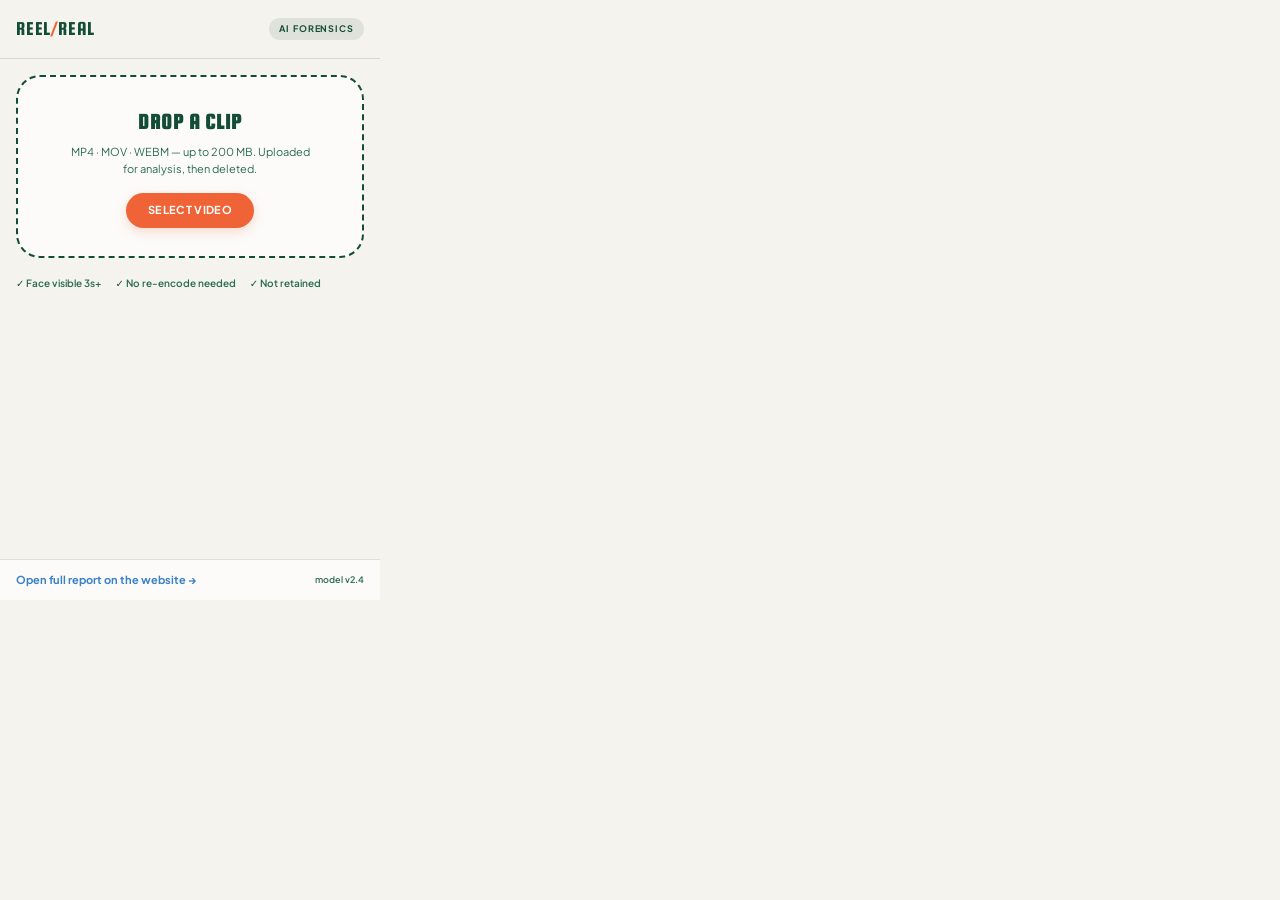
<file: extension/popup.html>
<!DOCTYPE html>
<html lang="en">
<head>
<meta charset="utf-8">
<title>REEL/REAL</title>

<!-- Remote fonts are allowed from an extension page, but they are fetched on
     every cold popup open. If you want the popup to be fully offline and leak
     nothing to Google, download these three families into extension/fonts/ and
     declare them with @font-face in popup.css. The font tokens in tokens.css
     already list local fallbacks, so the popup degrades gracefully either way. -->
<link rel="preconnect" href="https://fonts.googleapis.com">
<link rel="preconnect" href="https://fonts.gstatic.com" crossorigin>
<link href="https://fonts.googleapis.com/css2?family=Instrument+Serif:ital@0;1&family=Plus+Jakarta+Sans:wght@400;500;600;700;800&family=Squada+One&display=swap" rel="stylesheet">

<!-- Same shared token file as the website. -->
<link rel="stylesheet" href="css/tokens.css">
<link rel="stylesheet" href="popup.css">
</head>
<body>

<header class="pop-head">
  <div class="mark">REEL<span>/</span>REAL</div>
  <span class="tag">AI Forensics</span>
</header>

<main class="pop-body">

  <!-- ==================== SCREEN 1: choose a file ==================== -->
  <section class="screen on" id="screenUpload">
    <div class="drop" id="drop">
      <h3>Drop a clip</h3>
      <p>MP4 · MOV · WEBM — up to 200 MB. Uploaded for analysis, then deleted.</p>
      <button class="btn btn-sm" id="pick">Select Video</button>
      <input type="file" id="file" accept="video/*" class="sr">
    </div>

    <ul class="checks">
      <li>Face visible 3s+</li>
      <li>No re-encode needed</li>
      <li>Not retained</li>
    </ul>
  </section>

  <!-- ==================== SCREEN 2: staged + progress ==================== -->
  <section class="screen" id="screenStaged">
    <div class="staged-card glass-panel">
      <div class="file-name" id="sName">—</div>
      <div class="file-meta" id="sMeta">—</div>

      <div class="bar" id="bar"><i></i></div>
      <div class="bar-label" id="barLabel">Extracting frames…</div>

      <div class="row-actions">
        <button class="btn ghost btn-sm" id="clear">Remove</button>
        <button class="btn btn-sm" id="run">Analyze</button>
      </div>
    </div>
  </section>

  <!-- ==================== SCREEN 3: verdict ==================== -->
  <section class="screen" id="screenResult">
    <div class="verdict-card glass-panel">
      <div class="badge" id="rBadge">Likely synthetic</div>
      <div class="file-name" id="rName">—</div>
      <div class="file-meta" id="rMeta">—</div>
    </div>

    <div class="stat-grid">
      <div class="stat"><span>Score</span><strong id="rScore">0.00</strong></div>
      <div class="stat"><span>Band</span><strong id="rBand">—</strong></div>
      <div class="stat"><span>Manipulated</span><strong id="rDur">—</strong></div>
    </div>

    <div class="block">
      <h4>Timeline</h4>
      <div class="bars" id="bars"></div>
      <div class="axis"><span>0:00</span><span id="axisMid">—</span><span id="axisEnd">0:24</span></div>
      <div class="legend">
        <span><i style="background:var(--true)"></i> Authentic</span>
        <span><i style="background:var(--warn)"></i> Uncertain</span>
        <span><i style="background:var(--fake)"></i> Synthetic</span>
      </div>
    </div>

    <div class="block">
      <h4>Detected Artifacts</h4>
      <!-- Rendered from result.artifacts by popup.js — unlike the website, the
           popup has no pre-authored copy to preserve, so it builds rows itself. -->
      <div id="evidence"></div>
    </div>

    <p class="caveat">
      Calibrated band is a 90% confidence interval. Heavy re-encoding or unsigned
      media widens it.
    </p>

    <button class="btn ghost btn-sm full" id="again">Check another video</button>
  </section>

</main>

<footer class="pop-foot">
  <!-- Handoff to the website. popup.js appends the encoded result to this URL. -->
  <a href="#" id="openSite" class="site-link">Open full report on the website →</a>
  <span class="ver" id="ver">model v2.4</span>
</footer>

<!-- Identical load order to the website: shared detector first, UI second.
     No inline <script> anywhere — Manifest V3's content security policy blocks
     inline script on extension pages outright. -->
<script src="js/config.js"></script>
<script src="js/detector.js"></script>
<script src="popup.js"></script>
</body>
</html>
</file>
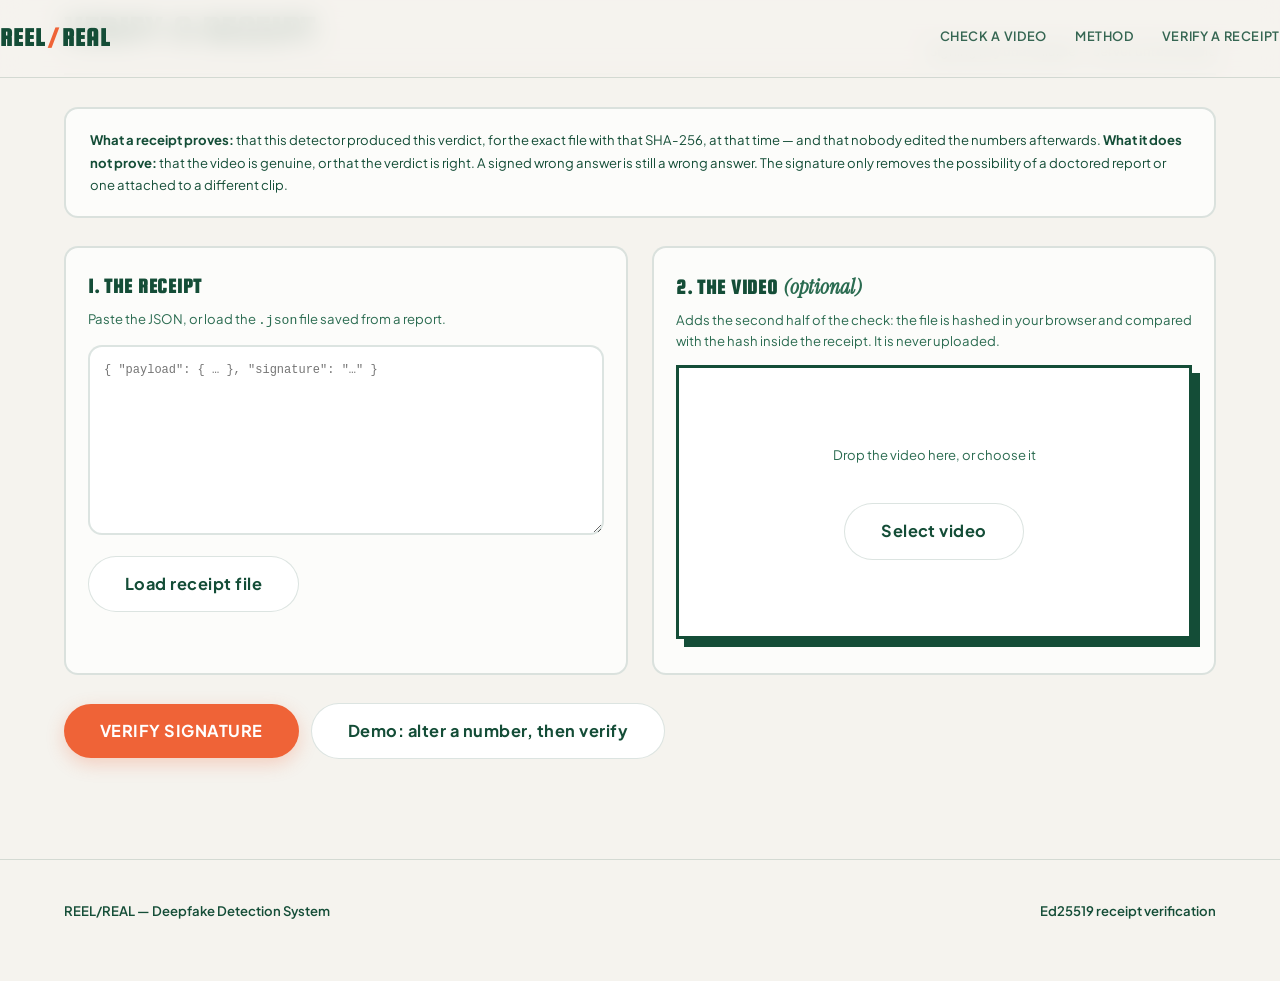
<file: site/verify.html>
<!DOCTYPE html>
<html lang="en">
<head>
<meta charset="utf-8">
<meta name="viewport" content="width=device-width, initial-scale=1">
<title>Verify a receipt — REEL/REAL</title>

<link rel="preconnect" href="https://fonts.googleapis.com">
<link rel="preconnect" href="https://fonts.gstatic.com" crossorigin>
<link href="https://fonts.googleapis.com/css2?family=Instrument+Serif:ital@0;1&family=Plus+Jakarta+Sans:wght@400;500;600;700;800&family=Squada+One&display=swap" rel="stylesheet">

<link rel="stylesheet" href="css/tokens.css">
<link rel="stylesheet" href="css/site.css">
</head>
<body>

<header class="mast">
  <div class="wrap mast-in">
    <a href="index.html" class="mark">REEL<span>/</span>REAL</a>
    <nav>
      <a href="index.html#detect">Check a video</a>
      <a href="index.html#method">Method</a>
      <a href="verify.html">Verify a receipt</a>
    </nav>
  </div>
</header>

<main>
<section class="upload">
  <div class="wrap">
    <div class="sec-head">
      <h2>Verify a receipt</h2>
      <span id="keyLine">Checking the signing key…</span>
    </div>

    <!-- The honest framing, stated before the tool rather than under it. A
         receipt binds a result to a file; it says nothing about whether the
         video is genuine. Getting this wrong would turn a verification tool
         into a false certificate of authenticity. -->
    <div class="caveat verify-intro">
      <b>What a receipt proves:</b> that this detector produced this verdict, for
      the exact file with that SHA-256, at that time — and that nobody edited the
      numbers afterwards. <b>What it does not prove:</b> that the video is
      genuine, or that the verdict is right. A signed wrong answer is still a
      wrong answer. The signature only removes the possibility of a doctored
      report or one attached to a different clip.
    </div>

    <div class="verify-grid">
      <div class="verify-cell">
        <h3>1. The receipt</h3>
        <p class="hint">Paste the JSON, or load the <code>.json</code> file saved
           from a report.</p>
        <textarea id="receiptText" spellcheck="false"
                  placeholder='{ "payload": { … }, "signature": "…" }'></textarea>
        <div class="verify-row">
          <button class="btn ghost" id="pickReceipt">Load receipt file</button>
          <input type="file" id="receiptFile" accept=".json,application/json" class="sr">
        </div>
      </div>

      <div class="verify-cell">
        <h3>2. The video <em>(optional)</em></h3>
        <p class="hint">Adds the second half of the check: the file is hashed in
           your browser and compared with the hash inside the receipt. It is
           never uploaded.</p>
        <div class="drop drop--small" id="videoDrop">
          <p id="videoName">Drop the video here, or choose it</p>
          <button class="btn ghost" id="pickVideo">Select video</button>
          <input type="file" id="videoFile" accept="video/*" class="sr">
        </div>
        <p class="hint" id="hashLine"></p>
      </div>
    </div>

    <div class="verify-row verify-actions">
      <button class="btn" id="verify">Verify signature</button>
      <button class="btn ghost" id="tamper" title="Change one number in the payload and verify again, to show the check actually bites">Demo: alter a number, then verify</button>
    </div>

    <!-- Result. Hidden until a check has actually run: an empty verdict box
         reads as a passed check. -->
    <div class="brutalist-panel verify-result" id="result">
      <div class="verdict">
        <div class="file">
          <h3 id="vTitle">—</h3>
          <p id="vReason">—</p>
        </div>
        <div class="badge" id="vBadge">—</div>
      </div>
      <div class="timeline">
        <h4>What the receipt says</h4>
        <div id="vFields"></div>
      </div>
    </div>
  </div>
</section>
</main>

<footer>
  <div class="wrap foot-in">
    <span>REEL/REAL — Deepfake Detection System</span>
    <span>Ed25519 receipt verification</span>
  </div>
</footer>

<script src="js/config.js"></script>
<script src="js/verify.js"></script>
</body>
</html>
</file>
<file: extension/css/tokens.css>
/* ============================================================================
   REEL/REAL — SHARED STYLE LAYER
   ----------------------------------------------------------------------------
   This file is the single source of visual truth for BOTH surfaces:
     site/css/tokens.css        <-- you are here (the master copy)
     extension/css/tokens.css   <-- byte-identical duplicate

   Chrome extensions cannot reach outside their own folder, so the extension
   needs its own physical copy. Edit THIS file, then copy it across. Everything
   below is surface-agnostic: design tokens plus the handful of primitives that
   genuinely look the same in a 1320px page and a 380px popup.

   Anything that is layout-specific lives in site/css/site.css or
   extension/css/popup.css instead.
   ========================================================================== */

:root {
  /* ---- Palette ---- */
  --bg-cream: #F5F3EE;
  --bg-pink: #E8C5D8;
  --forest-green: #144D37;
  --forest-dark: #0A3223;
  --accent-orange: #EF6337;
  --accent-blue: #3A82C4;
  --text-dark: #144D37;
  --text-muted: #2A6B50;

  --white: #ffffff;
  --white-trans: rgba(255, 255, 255, 0.72);
  --white-glass: rgba(255, 255, 255, 0.65);
  --green-glass: rgba(20, 77, 55, 0.05);
  --border-color: rgba(20, 77, 55, 0.15);

  /* ---- Verdict semantics ----
     These three names are the contract between the CSS and the detector's
     `severity` / timeline `label` values. Do not rename without updating
     js/detector.js. */
  --fake: #EF6337;   /* severity: bad  / label: synthetic */
  --warn: #D97706;   /* severity: warn / label: uncertain */
  --true: #144D37;   /* severity: ok   / label: authentic */

  /* ---- Type families ----
     Tokenised so the extension can swap in local fallbacks without the
     component CSS knowing anything about it. */
  --font-sans: "Plus Jakarta Sans", system-ui, -apple-system, "Segoe UI", sans-serif;
  --font-display: "Squada One", "Arial Narrow", Impact, sans-serif;
  --font-serif: "Instrument Serif", Georgia, "Times New Roman", serif;

  /* ---- Fluid type scale ----
     clamp() means the site scales with the viewport. The popup has a fixed
     380px viewport, so it lands near the bottom of every clamp automatically. */
  --step--1: clamp(.72rem, .68rem + .2vw, .82rem);
  --step-0: clamp(.9rem, .85rem + .25vw, 1.02rem);
  --step-1: clamp(1.1rem, 1rem + .45vw, 1.3rem);
  --step-2: clamp(1.6rem, 1.4rem + 1vw, 2.2rem);
  --step-3: clamp(2.4rem, 1.8rem + 3vw, 4.2rem);

  --gutter: clamp(20px, 5vw, 80px);
  --maxw: 1320px;
  --radius: 24px;
  --radius-sm: 14px;
}

/* ---- Reset / base ---- */
* { box-sizing: border-box; }
html { scroll-behavior: smooth; }

@media (prefers-reduced-motion: reduce) {
  html { scroll-behavior: auto; }
  * { animation: none !important; transition: none !important; }
}

a { color: inherit; text-decoration: none; }

/* The `hidden` attribute has to win over component styles.
   A browser's own [hidden] rule is a user-agent rule, so ANY author rule that
   sets display beats it - `.btn { display: inline-block }` was quietly
   un-hiding buttons that JavaScript had marked hidden, leaving a "Save signed
   receipt" button on a result that has no receipt. */
[hidden] { display: none !important; }
:focus-visible { outline: 2px solid var(--forest-green); outline-offset: 3px; }

/* Visually hidden but still announced by screen readers. Used for the real
   <input type="file">, which we hide behind a styled button. */
.sr {
  position: absolute; width: 1px; height: 1px;
  overflow: hidden; clip: rect(0 0 0 0); white-space: nowrap;
}

.serif { font-family: var(--font-serif); font-style: italic; }
.sans-bold { font-family: var(--font-display); text-transform: uppercase; letter-spacing: .05em; }

/* ============================================================================
   SHARED PRIMITIVES — identical on both surfaces
   ========================================================================== */

/* Frosted card. backdrop-filter needs something behind it to blur, so this
   only reads as "glass" over the cream/pink page backgrounds. */
.glass-panel {
  background: var(--white-glass);
  backdrop-filter: blur(16px);
  -webkit-backdrop-filter: blur(16px);
  border: 1px solid var(--border-color);
  border-radius: var(--radius);
  box-shadow: 0 12px 40px rgba(20, 77, 55, 0.05);
}

.btn {
  display: inline-block;
  padding: 14px 36px;
  border: none;
  border-radius: 50px;
  background: var(--accent-orange);
  color: var(--white);
  font: inherit;
  font-size: var(--step-0);
  font-weight: 700;
  cursor: pointer;
  transition: all .2s ease;
  text-transform: uppercase;
  letter-spacing: 0.03em;
  box-shadow: 0 6px 18px rgba(239, 99, 55, 0.25);
}
.btn:hover { background: #d85228; transform: translateY(-2px); box-shadow: 0 10px 22px rgba(239, 99, 55, 0.35); }
.btn.ghost {
  background: var(--white); color: var(--forest-green);
  border: 1px solid var(--border-color); box-shadow: none; text-transform: none;
}
.btn.ghost:hover { background: var(--bg-cream); transform: translateY(-2px); }
.btn[disabled] { opacity: .4; cursor: not-allowed; transform: none; }

/* Verdict pill. Defaults to "synthetic"; .clean flips it to authentic. */
.badge {
  padding: 10px 20px;
  font-size: var(--step--1);
  font-weight: 700;
  border-radius: 50px;
  border: 1px solid var(--fake);
  color: var(--fake);
  background: rgba(239, 99, 55, 0.1);
  white-space: nowrap;
  text-transform: uppercase;
  letter-spacing: 0.05em;
}
.badge.clean { border-color: var(--true); color: var(--true); background: rgba(20, 77, 55, 0.1); }

/* Status dot */
.dot { width: 8px; height: 8px; border-radius: 50%; display: inline-block; }
.dot.f { background: var(--fake); box-shadow: 0 0 8px var(--fake); }
.dot.t { background: var(--true); box-shadow: 0 0 8px var(--true); }

/* Evidence row: label on the left, detector finding on the right.
   The severity class comes straight off result.artifacts[].severity. */
.ev {
  display: flex; align-items: center; justify-content: space-between; gap: 16px;
  padding: 12px 0; border-top: 1px solid var(--border-color);
  font-size: var(--step--1);
}
.ev:first-of-type { border-top: 0; }
.ev b { font-weight: 600; color: var(--forest-green); }
.ev span { color: var(--text-muted); font-weight: 600; text-align: right; }
.ev span.flag, .ev span.warn { color: var(--warn); }
.ev span.bad { color: var(--fake); }
.ev span.ok { color: var(--true); }
/* "na" = the model does not measure this signal at all. Deliberately muted and
   italic so an unmeasured row can never be mistaken at a glance for a finding. */
.ev span.na { color: var(--text-muted); font-weight: 500; font-style: italic; opacity: .7; }

/* Per-second timeline. Each <button> is one second of video; its height is the
   synthetic score and its class is the verdict label for that second. */
.bars { display: flex; align-items: flex-end; gap: 4px; height: 100px; }
.bars button {
  flex: 1; border: 0; padding: 0; background: var(--true);
  cursor: pointer; border-radius: 4px; opacity: .85; transition: all .15s ease;
}
.bars button.w { background: var(--warn); }
.bars button.f { background: var(--fake); }
.bars button:hover { opacity: 1; transform: scaleY(1.08); }
.bars button.now { opacity: 1; box-shadow: 0 0 0 2px var(--white) inset; }

.axis {
  display: flex; justify-content: space-between; margin-top: 12px;
  font-size: var(--step--1); color: var(--text-muted); font-weight: 600;
}
.legend {
  display: flex; flex-wrap: wrap; gap: 20px; margin-top: 20px;
  font-size: var(--step--1); color: var(--text-muted); font-weight: 600;
}
.legend i { width: 10px; height: 10px; border-radius: 50%; display: inline-block; margin-right: 6px; }

/* Determinate progress bar used during analysis on both surfaces. */
.bar { height: 6px; background: rgba(20, 77, 55, 0.1); border-radius: 10px; overflow: hidden; display: none; }
.bar.on { display: block; }
.bar i { display: block; height: 100%; width: 0; background: var(--forest-green); transition: width .2s linear; }
.bar-label { margin-top: 10px; font-size: var(--step--1); color: var(--forest-green); font-weight: 600; display: none; }
.bar-label.on { display: block; }

/* Dashed upload target. .over is toggled during dragenter/dragover. */
.drop {
  border: 2px dashed var(--forest-green);
  background: var(--white-glass);
  backdrop-filter: blur(12px);
  border-radius: var(--radius);
  text-align: center;
  transition: all .2s ease;
}
.drop.over { border-color: var(--accent-orange); background: var(--white); }
</file>
<file: extension/popup.css>
/* ============================================================================
   REEL/REAL — POPUP LAYOUT
   ----------------------------------------------------------------------------
   Extension-only. Loaded after css/tokens.css, which is the same shared file
   the website uses, so every colour and font here comes from one place.

   Sizing note: a popup has no window to resize into. Chrome sizes it to the
   document, capped at 800x600. We therefore pin an explicit 380x600 box and do
   our own internal scrolling, rather than letting content dictate the size and
   watching the popup jump around between screens.
   ========================================================================== */

html, body {
  width: 380px;
  height: 600px;
  margin: 0;
  overflow: hidden;              /* the middle section scrolls, not the page */
}

body {
  background: var(--bg-cream);
  color: var(--forest-green);
  font-family: var(--font-sans);
  font-size: 13px;
  line-height: 1.5;
  -webkit-font-smoothing: antialiased;
  display: flex;
  flex-direction: column;
}

/* Fluid clamps assume a wide viewport; at 380px they all bottom out, which is
   what we want, but a couple of steps need pinning for a dense layout. */
:root { --step--1: 11px; --step-0: 13px; }

/* ---------- Header ---------- */
.pop-head {
  flex: 0 0 auto;
  display: flex; align-items: center; justify-content: space-between;
  padding: 14px 16px;
  border-bottom: 1px solid var(--border-color);
  background: rgba(245, 243, 238, 0.9);
}
.mark {
  font-family: var(--font-display);
  font-size: 20px; letter-spacing: 0.04em;
  text-transform: uppercase; color: var(--forest-green);
}
.mark span { color: var(--accent-orange); }
.tag {
  font-size: 9px; font-weight: 700; letter-spacing: .1em; text-transform: uppercase;
  padding: 4px 10px; border-radius: 50px;
  background: rgba(20, 77, 55, 0.1); color: var(--forest-green);
}

/* ---------- Scrollable middle ---------- */
.pop-body { flex: 1 1 auto; overflow-y: auto; padding: 16px; }
.pop-body::-webkit-scrollbar { width: 6px; }
.pop-body::-webkit-scrollbar-thumb { background: var(--border-color); border-radius: 10px; }

/* Screens are mutually exclusive; popup.js toggles .on. */
.screen { display: none; }
.screen.on { display: block; }

/* ---------- Screen 1: upload ---------- */
.drop { padding: 28px 16px; }
.drop h3 {
  margin: 0 0 6px;
  font-family: var(--font-display);
  font-size: 22px; letter-spacing: 0.04em; text-transform: uppercase;
  color: var(--forest-green);
}
.drop p { margin: 0 auto 16px; max-width: 30ch; color: var(--text-muted); font-size: 11px; }

.btn-sm { padding: 9px 22px; font-size: 11px; box-shadow: 0 4px 12px rgba(239, 99, 55, 0.22); }
.btn.full { width: 100%; }

.checks {
  margin: 18px 0 0; padding: 0; list-style: none;
  display: flex; flex-wrap: wrap; gap: 6px 14px;
  font-size: 10px; font-weight: 600; color: var(--text-muted);
}
.checks li::before { content: "✓ "; color: var(--true); }

/* ---------- Screen 2: staged ---------- */
.staged-card { padding: 18px; }
.file-name {
  font-size: 13px; font-weight: 700; color: var(--forest-green);
  overflow-wrap: anywhere;
}
.file-meta { font-size: 11px; color: var(--text-muted); margin-top: 2px; }
.staged-card .bar { margin-top: 16px; }
.row-actions { display: flex; gap: 8px; margin-top: 16px; }
.row-actions .btn { flex: 1; }

/* ---------- Screen 3: result ---------- */
.verdict-card { padding: 16px; text-align: center; }
.verdict-card .badge { display: inline-block; margin-bottom: 10px; padding: 7px 16px; font-size: 10px; }

.stat-grid { display: grid; grid-template-columns: repeat(3, 1fr); gap: 8px; margin-top: 12px; }
.stat {
  background: var(--white); border: 1px solid var(--border-color);
  border-radius: var(--radius-sm); padding: 10px 8px; text-align: center;
}
.stat span {
  display: block; font-size: 9px; font-weight: 700; letter-spacing: .06em;
  text-transform: uppercase; color: var(--text-muted);
}
.stat strong {
  display: block; margin-top: 2px;
  font-family: var(--font-display); font-size: 20px;
  color: var(--forest-green); letter-spacing: 0.03em;
}

.block { margin-top: 20px; }
.block h4 {
  margin: 0 0 10px;
  font-family: var(--font-display); font-size: 14px;
  letter-spacing: 0.04em; text-transform: uppercase; color: var(--forest-green);
}

/* Shorter than the site's 100px timeline, and non-interactive here: there is no
   video element in the popup to seek, so the bars are read-only indicators. */
.block .bars { height: 56px; gap: 2px; }
.block .bars button { cursor: default; }
.block .bars button:hover { transform: none; }
.axis { font-size: 9px; margin-top: 8px; }
.legend { gap: 10px; margin-top: 10px; font-size: 9px; }
.legend i { width: 7px; height: 7px; margin-right: 4px; }

.ev { padding: 9px 0; font-size: 11px; gap: 10px; }
.ev b { flex: 0 0 42%; }

.caveat {
  margin: 16px 0 18px;
  font-size: 10px; line-height: 1.6; color: var(--text-muted);
}

/* ---------- Footer ---------- */
.pop-foot {
  flex: 0 0 auto;
  display: flex; align-items: center; justify-content: space-between; gap: 8px;
  padding: 12px 16px;
  border-top: 1px solid var(--border-color);
  background: var(--white-trans);
}
.site-link {
  font-size: 11px; font-weight: 700; color: var(--accent-blue);
}
.site-link:hover { text-decoration: underline; }
.ver { font-size: 9px; color: var(--text-muted); font-weight: 600; }
</file>
<file: site/css/tokens.css>
/* ============================================================================
   REEL/REAL — SHARED STYLE LAYER
   ----------------------------------------------------------------------------
   This file is the single source of visual truth for BOTH surfaces:
     site/css/tokens.css        <-- you are here (the master copy)
     extension/css/tokens.css   <-- byte-identical duplicate

   Chrome extensions cannot reach outside their own folder, so the extension
   needs its own physical copy. Edit THIS file, then copy it across. Everything
   below is surface-agnostic: design tokens plus the handful of primitives that
   genuinely look the same in a 1320px page and a 380px popup.

   Anything that is layout-specific lives in site/css/site.css or
   extension/css/popup.css instead.
   ========================================================================== */

:root {
  /* ---- Palette ---- */
  --bg-cream: #F5F3EE;
  --bg-pink: #E8C5D8;
  --forest-green: #144D37;
  --forest-dark: #0A3223;
  --accent-orange: #EF6337;
  --accent-blue: #3A82C4;
  --text-dark: #144D37;
  --text-muted: #2A6B50;

  --white: #ffffff;
  --white-trans: rgba(255, 255, 255, 0.72);
  --white-glass: rgba(255, 255, 255, 0.65);
  --green-glass: rgba(20, 77, 55, 0.05);
  --border-color: rgba(20, 77, 55, 0.15);

  /* ---- Verdict semantics ----
     These three names are the contract between the CSS and the detector's
     `severity` / timeline `label` values. Do not rename without updating
     js/detector.js. */
  --fake: #EF6337;   /* severity: bad  / label: synthetic */
  --warn: #D97706;   /* severity: warn / label: uncertain */
  --true: #144D37;   /* severity: ok   / label: authentic */

  /* ---- Type families ----
     Tokenised so the extension can swap in local fallbacks without the
     component CSS knowing anything about it. */
  --font-sans: "Plus Jakarta Sans", system-ui, -apple-system, "Segoe UI", sans-serif;
  --font-display: "Squada One", "Arial Narrow", Impact, sans-serif;
  --font-serif: "Instrument Serif", Georgia, "Times New Roman", serif;

  /* ---- Fluid type scale ----
     clamp() means the site scales with the viewport. The popup has a fixed
     380px viewport, so it lands near the bottom of every clamp automatically. */
  --step--1: clamp(.72rem, .68rem + .2vw, .82rem);
  --step-0: clamp(.9rem, .85rem + .25vw, 1.02rem);
  --step-1: clamp(1.1rem, 1rem + .45vw, 1.3rem);
  --step-2: clamp(1.6rem, 1.4rem + 1vw, 2.2rem);
  --step-3: clamp(2.4rem, 1.8rem + 3vw, 4.2rem);

  --gutter: clamp(20px, 5vw, 80px);
  --maxw: 1320px;
  --radius: 24px;
  --radius-sm: 14px;
}

/* ---- Reset / base ---- */
* { box-sizing: border-box; }
html { scroll-behavior: smooth; }

@media (prefers-reduced-motion: reduce) {
  html { scroll-behavior: auto; }
  * { animation: none !important; transition: none !important; }
}

a { color: inherit; text-decoration: none; }

/* The `hidden` attribute has to win over component styles.
   A browser's own [hidden] rule is a user-agent rule, so ANY author rule that
   sets display beats it - `.btn { display: inline-block }` was quietly
   un-hiding buttons that JavaScript had marked hidden, leaving a "Save signed
   receipt" button on a result that has no receipt. */
[hidden] { display: none !important; }
:focus-visible { outline: 2px solid var(--forest-green); outline-offset: 3px; }

/* Visually hidden but still announced by screen readers. Used for the real
   <input type="file">, which we hide behind a styled button. */
.sr {
  position: absolute; width: 1px; height: 1px;
  overflow: hidden; clip: rect(0 0 0 0); white-space: nowrap;
}

.serif { font-family: var(--font-serif); font-style: italic; }
.sans-bold { font-family: var(--font-display); text-transform: uppercase; letter-spacing: .05em; }

/* ============================================================================
   SHARED PRIMITIVES — identical on both surfaces
   ========================================================================== */

/* Frosted card. backdrop-filter needs something behind it to blur, so this
   only reads as "glass" over the cream/pink page backgrounds. */
.glass-panel {
  background: var(--white-glass);
  backdrop-filter: blur(16px);
  -webkit-backdrop-filter: blur(16px);
  border: 1px solid var(--border-color);
  border-radius: var(--radius);
  box-shadow: 0 12px 40px rgba(20, 77, 55, 0.05);
}

/* Brutalist card alternative */
.brutalist-panel {
  background: var(--white);
  border: 3px solid var(--forest-green);
  border-radius: 0;
  box-shadow: 8px 8px 0 var(--forest-green);
  position: relative;
}

.btn {
  display: inline-block;
  padding: 14px 36px;
  border: none;
  border-radius: 50px;
  background: var(--accent-orange);
  color: var(--white);
  font: inherit;
  font-size: var(--step-0);
  font-weight: 700;
  cursor: pointer;
  transition: all .2s ease;
  text-transform: uppercase;
  letter-spacing: 0.03em;
  box-shadow: 0 6px 18px rgba(239, 99, 55, 0.25);
}
.btn:hover { background: #d85228; transform: translateY(-2px); box-shadow: 0 10px 22px rgba(239, 99, 55, 0.35); }
.btn.ghost {
  background: var(--white); color: var(--forest-green);
  border: 1px solid var(--border-color); box-shadow: none; text-transform: none;
}
.btn.ghost:hover { background: var(--bg-cream); transform: translateY(-2px); }
.btn[disabled] { opacity: .4; cursor: not-allowed; transform: none; }

/* Verdict pill. Defaults to "synthetic"; .clean flips it to authentic. */
.badge {
  padding: 10px 20px;
  font-size: var(--step--1);
  font-weight: 700;
  border-radius: 50px;
  border: 1px solid var(--fake);
  color: var(--fake);
  background: rgba(239, 99, 55, 0.1);
  white-space: nowrap;
  text-transform: uppercase;
  letter-spacing: 0.05em;
}
.badge.clean { border-color: var(--true); color: var(--true); background: rgba(20, 77, 55, 0.1); }

/* Status dot */
.dot { width: 8px; height: 8px; border-radius: 50%; display: inline-block; }
.dot.f { background: var(--fake); box-shadow: 0 0 8px var(--fake); }
.dot.t { background: var(--true); box-shadow: 0 0 8px var(--true); }

/* Evidence row: label on the left, detector finding on the right.
   The severity class comes straight off result.artifacts[].severity. */
.ev {
  display: flex; align-items: center; justify-content: space-between; gap: 16px;
  padding: 12px 0; border-top: 1px solid var(--border-color);
  font-size: var(--step--1);
}
.ev:first-of-type { border-top: 0; }
.ev b { font-weight: 600; color: var(--forest-green); }
.ev span { color: var(--text-muted); font-weight: 600; text-align: right; }
.ev span.flag, .ev span.warn { color: var(--warn); }
.ev span.bad { color: var(--fake); }
.ev span.ok { color: var(--true); }
/* "na" = the model does not measure this signal at all. Deliberately muted and
   italic so an unmeasured row can never be mistaken at a glance for a finding. */
.ev span.na { color: var(--text-muted); font-weight: 500; font-style: italic; opacity: .7; }

/* Per-second timeline. Each <button> is one second of video; its height is the
   synthetic score and its class is the verdict label for that second. */
.bars { display: flex; align-items: flex-end; gap: 4px; height: 100px; }
.bars button {
  flex: 1; border: 0; padding: 0; background: var(--true);
  cursor: pointer; border-radius: 4px; opacity: .85; transition: all .15s ease;
}
.bars button.w { background: var(--warn); }
.bars button.f { background: var(--fake); }
.bars button:hover { opacity: 1; transform: scaleY(1.08); }
.bars button.now { opacity: 1; box-shadow: 0 0 0 2px var(--white) inset; }

.axis {
  display: flex; justify-content: space-between; margin-top: 12px;
  font-size: var(--step--1); color: var(--text-muted); font-weight: 600;
}
.legend {
  display: flex; flex-wrap: wrap; gap: 20px; margin-top: 20px;
  font-size: var(--step--1); color: var(--text-muted); font-weight: 600;
}
.legend i { width: 10px; height: 10px; border-radius: 50%; display: inline-block; margin-right: 6px; }

/* Determinate progress bar used during analysis on both surfaces. */
.bar { height: 6px; background: rgba(20, 77, 55, 0.1); border-radius: 10px; overflow: hidden; display: none; }
.bar.on { display: block; }
.bar i { display: block; height: 100%; width: 0; background: var(--forest-green); transition: width .2s linear; }
.bar-label { margin-top: 10px; font-size: var(--step--1); color: var(--forest-green); font-weight: 600; display: none; }
.bar-label.on { display: block; }

/* Dashed upload target. .over is toggled during dragenter/dragover. */
.drop {
  border: 3px solid var(--forest-green);
  background: var(--white);
  backdrop-filter: none;
  -webkit-backdrop-filter: none;
  border-radius: 0;
  text-align: center;
  transition: transform 0.2s ease, box-shadow 0.2s ease;
  box-shadow: 8px 8px 0 var(--forest-green);
  position: relative;
  overflow: hidden;
}
.drop::before {
  content: "";
  position: absolute;
  top: 0; left: -100%;
  width: 100%; height: 100%;
  background: linear-gradient(120deg, transparent, rgba(239, 99, 55, 0.06), transparent);
  transition: all 0.5s;
}
.drop:hover::before { left: 100%; }
.drop:hover {
  transform: translate(-3px, -3px);
  box-shadow: 11px 11px 0 var(--forest-green);
}
.drop.over {
  border-color: var(--accent-orange);
  background: var(--white);
  box-shadow: 8px 8px 0 var(--accent-orange);
}
</file>
<file: site/css/site.css>
/* ============================================================================
   REEL/REAL — WEBSITE LAYOUT
   ----------------------------------------------------------------------------
   Website-only styles. Loaded AFTER tokens.css, which supplies every colour,
   font family, size step and shared primitive used below.

   Nothing in this file is duplicated into the extension: a fixed masthead,
   100vh hero and 3-up grids are meaningless in a 380px popup.
   ========================================================================== */

/* ============================================================================
   EFFECTS — glitch headline, ticker, scan-line, typewriter
   ========================================================================== */

/* --- Ticker marquee --- */
.ticker-wrap {
  overflow: hidden;
  background: var(--forest-green);
  border-top: 3px solid var(--forest-green);
  border-bottom: 3px solid var(--forest-green);
  padding: 12px 0;
  white-space: nowrap;
}
@keyframes ticker-scroll {
  from { transform: translateX(0); }
  to   { transform: translateX(-50%); }
}
.ticker-track {
  display: inline-block;
  animation: ticker-scroll 22s linear infinite;
}
.ticker-item {
  display: inline-block;
  font-family: var(--font-display);
  font-size: var(--step--1);
  letter-spacing: 0.08em;
  text-transform: uppercase;
  color: var(--bg-cream);
  padding: 0 28px;
}
.ticker-sep {
  display: inline-block;
  color: var(--accent-orange);
  padding: 0 4px;
}

/* --- Forensic scan line --- */
@keyframes scan-sweep {
  0%   { top: 0%;    opacity: 1; }
  90%  { top: 100%;  opacity: 1; }
  100% { top: 100%;  opacity: 0; }
}
.scan-line {
  display: none;
  position: absolute;
  left: 0; right: 0;
  height: 2px;
  background: linear-gradient(90deg, transparent, var(--forest-green), var(--accent-orange), var(--forest-green), transparent);
  z-index: 2;
  pointer-events: none;
  box-shadow: 0 0 8px var(--accent-orange);
}
.staged-preview.scanning .scan-line {
  display: block;
  animation: scan-sweep 1.8s ease-in-out infinite;
}

/* --- Typewriter cursor --- */
@keyframes blink {
  0%,100% { opacity: 1; }
  50%      { opacity: 0; }
}
.typewriter-cursor {
  display: inline-block;
  width: 2px; height: 1em;
  background: var(--accent-orange);
  margin-left: 3px;
  vertical-align: text-bottom;
  animation: blink 0.75s step-end infinite;
}

body {
  margin: 0;
  background-color: var(--bg-cream);
  color: var(--forest-green);
  font-family: var(--font-sans);
  font-size: var(--step-0);
  line-height: 1.6;
  -webkit-font-smoothing: antialiased;
  min-height: 100vh;
}

.wrap { max-width: var(--maxw); margin: 0 auto; padding-inline: var(--gutter); }

/* ---------- Masthead ---------- */
/* The masthead is fixed, so an anchor jump would otherwise scroll a section's
   heading underneath it and leave the body copy as the first visible thing.
   scroll-padding-top holds every #anchor landing clear of the bar - measured
   header height is 78px, plus breathing room. */
html { scroll-padding-top: 96px; }

.mast {
  position: fixed; top: 0; left: 0; right: 0; z-index: 40;
  backdrop-filter: blur(12px); -webkit-backdrop-filter: blur(12px);
  background: rgba(245, 243, 238, 0.85);
  border-bottom: 1px solid var(--border-color);
}
.mast-in {
  display: flex; align-items: center; justify-content: space-between;
  padding: 18px 0; font-size: var(--step--1); font-weight: 600; letter-spacing: .05em;
}
.mark {
  font-family: var(--font-display);
  font-size: clamp(1.4rem, 2vw, 1.8rem); color: var(--forest-green);
  letter-spacing: 0.04em; text-transform: uppercase;
  display: flex; align-items: center; gap: 4px;
}
.mark span { color: var(--accent-orange); }
.mast nav { display: flex; gap: 28px; }
.mast nav a {
  color: var(--forest-green); opacity: 0.85; transition: opacity .2s, transform .2s;
  position: relative; padding-bottom: 4px; font-weight: 600;
  text-transform: uppercase; font-size: 0.8rem; letter-spacing: 0.05em;
}
.mast nav a:hover { opacity: 1; transform: translateY(-1px); }
@media (max-width: 760px) { .mast nav { display: none; } }

/* ---------- Hero ---------- */
.hero {
  min-height: 100vh;
  display: flex; align-items: center; justify-content: center;
  padding: 120px 0 60px; position: relative;
  background: var(--bg-cream);
}
.hero-grid {
  display: grid; grid-template-columns: 1.1fr 0.9fr; gap: 48px;
  align-items: center; width: 100%;
}
@media (max-width: 960px) {
  .hero-grid { grid-template-columns: 1fr; gap: 40px; text-align: center; }
}

.hero-text { display: flex; flex-direction: column; gap: 18px; }
.hero-tag {
  display: inline-block; align-self: flex-start;
  padding: 6px 16px; background: rgba(20, 77, 55, 0.1); color: var(--forest-green);
  border-radius: 50px; font-size: var(--step--1); font-weight: 700;
  letter-spacing: .08em; text-transform: uppercase;
}
@media (max-width: 960px) { .hero-tag { align-self: center; } }

.title {
  margin: 0;
  font-family: var(--font-display);
  font-size: clamp(3.2rem, 6.5vw, 5.8rem);
  line-height: 0.92;
  color: var(--forest-green);
  letter-spacing: 0.04em;
  text-transform: uppercase;
}
/* The italic serif second line is the one deliberate break from the display
   face — it carries the whole "editorial" feel of the brand. */
.title span {
  font-family: var(--font-serif);
  font-style: italic;
  font-weight: 400;
  text-transform: none;
  color: var(--accent-orange);
  display: block;
  letter-spacing: normal;
  font-size: 0.85em;
  margin-top: 4px;
}

.sub {
  margin: 0; color: var(--text-muted); font-size: var(--step-0);
  line-height: 1.7; max-width: 52ch; font-weight: 400;
}

/* ---------- Hero video pair (phone mockups, 9:16 reel format) ---------- */
.pair-wrapper { position: relative; width: 100%; max-width: 520px; margin: 0 auto; }
.pair {
  display: grid; grid-template-columns: 1fr 1fr; gap: 24px;
  position: relative; align-items: center;
}
.vs-badge {
  position: absolute; top: 50%; left: 50%; transform: translate(-50%, -50%);
  z-index: 10; width: 48px; height: 48px; background: var(--accent-orange);
  color: var(--white); font-family: var(--font-display); font-size: 1.1rem;
  letter-spacing: 0.05em; border-radius: 50%; display: grid; place-content: center;
  box-shadow: 0 6px 20px rgba(239, 99, 55, 0.3); border: 2px solid var(--bg-cream);
}

/* Phone mockup frame */
.phone-frame {
  position: relative;
  display: flex;
  justify-content: center;
  border: 4px solid var(--forest-green);
  border-radius: 28px;
  background: var(--bg-cream);
  box-shadow: 6px 6px 0 var(--forest-green);
  padding: 6px;
  transition: transform 0.2s ease, box-shadow 0.2s ease;
}
.phone-frame:hover {
  transform: translate(-3px, -3px);
  box-shadow: 9px 9px 0 var(--forest-green);
}
.phone-frame:active {
  transform: translate(3px, 3px);
  box-shadow: none;
}

/* Notch at top center */
.phone-notch {
  position: absolute;
  top: 0;
  left: 50%;
  transform: translateX(-50%);
  z-index: 5;
  width: 4.5rem;
  height: 0.5rem;
  background: var(--forest-green);
  border: 1px solid var(--forest-green);
  border-radius: 0 0 10px 10px;
}

/* Side buttons (power + volume) */
.phone-btn {
  position: absolute;
  right: -10px;
  border: 4px solid var(--forest-green);
  border-radius: 4px;
  background: none;
}
.phone-btn--power { top: 3.5rem; height: 1.75rem; }
.phone-btn--vol { top: 6.5rem; height: 2.5rem; }

.slot {
  position: relative; background: var(--forest-dark); aspect-ratio: 9/16;
  border-radius: 22px; overflow: hidden;
  width: 100%;
}
.slot:hover { transform: none; }
.slot video { width: 100%; height: 100%; object-fit: cover; display: block; }
/* Placeholder shown until the video's first frame decodes — and left in place
   permanently if assets/reel.mp4 and assets/real.mp4 are missing. */
.slot .ghost {
  position: absolute; inset: 0;
  display: flex; flex-direction: column; align-items: center; justify-content: center;
  gap: 6px; text-align: center; color: var(--white);
  background: var(--forest-green);
  font-size: var(--step--1); padding: 12px;
}
.slot .ghost b { display: block; font-size: var(--step-0); font-family: var(--font-display); letter-spacing: 0.05em; }

.slot-tag {
  position: absolute; left: 10px; bottom: 10px; display: flex;
  align-items: center; gap: 6px; padding: 6px 12px; background: rgba(255, 255, 255, 0.9);
  backdrop-filter: blur(8px); border-radius: 50px;
  font-size: clamp(.6rem, .55rem + .18vw, .7rem);
  font-weight: 700; color: var(--forest-green); text-transform: uppercase; letter-spacing: 0.03em;
}

.pair-note {
  display: flex; justify-content: space-between; gap: 16px; margin-top: 16px;
  font-size: var(--step--1); color: var(--text-muted); font-weight: 600;
}

/* ---------- Statement ---------- */
.statement { padding: 60px 0 80px; text-align: center; }
.statement p {
  margin: 0 auto; max-width: 68ch; font-size: var(--step-1);
  line-height: 1.6; color: var(--forest-green); font-weight: 600;
}
.statement small { display: block; margin-top: 14px; color: var(--text-muted); font-size: var(--step-0); }

/* ---------- Section headers ---------- */
.sec-head {
  display: flex; align-items: flex-end; justify-content: space-between; gap: 20px;
  margin-bottom: 32px; border-bottom: 2px solid var(--border-color); padding-bottom: 12px;
}
.sec-head h2 {
  margin: 0;
  font-family: var(--font-display);
  font-size: clamp(2rem, 3vw, 2.8rem);
  color: var(--forest-green);
  letter-spacing: 0.04em;
  text-transform: uppercase;
}
.sec-head span { font-size: var(--step--1); color: var(--text-muted); font-weight: 600; }

/* ---------- Upload ---------- */
.upload { padding-bottom: 100px; }
.upload .drop { padding: clamp(40px, 6vw, 80px) 24px; }
.drop h3 {
  margin: 0 0 10px;
  font-family: var(--font-display);
  color: var(--forest-green);
  font-size: clamp(1.8rem, 2.5vw, 2.4rem);
  letter-spacing: 0.04em;
  text-transform: uppercase;
}
.drop p { margin: 0 auto; max-width: 50ch; color: var(--text-muted); font-size: var(--step-0); }
.drop .btn { margin-top: 24px; }

.limits {
  display: flex; flex-wrap: wrap; gap: 16px; justify-content: center;
  margin-top: 24px; font-size: var(--step--1); color: var(--text-muted); font-weight: 600;
}

/* Staged file panel — appears once a file is chosen. */
.staged {
  margin-top: 24px; display: none; padding: 24px;
  border: 3px solid var(--forest-green);
  border-radius: 0;
  box-shadow: 8px 8px 0 var(--forest-green);
  background: var(--white);
  backdrop-filter: none;
  -webkit-backdrop-filter: none;
}
.staged.on { display: block; }
.staged-row { display: flex; align-items: center; gap: 16px; flex-wrap: wrap; }
.staged-row .name { font-size: var(--step-0); font-weight: 700; color: var(--forest-green); }
.staged-row .meta { color: var(--text-muted); font-size: var(--step--1); }
.staged-row .grow { margin-left: auto; display: flex; gap: 12px; }
.staged .bar { margin-top: 18px; }

/* Hidden until stageFile() has a blob to play. Results imported from the
   extension have no playable file, so this stays collapsed there. */
.staged-preview { display: none; margin-top: 18px; }
.staged-preview.on { display: block; }
.staged-preview video {
  display: block; width: 100%; max-height: 320px;
  background: #000; border-radius: 0;
  object-fit: contain;                 /* letterbox rather than crop or stretch */
}

/* ---------- Report ---------- */
.report { display: none; padding-bottom: 100px; }
.report.on { display: block; }

.verdict {
  display: flex; align-items: center; justify-content: space-between; gap: 20px;
  flex-wrap: wrap; padding: 28px; border-bottom: 1px solid var(--border-color);
}
.verdict .file h3 {
  margin: 0;
  font-family: var(--font-display);
  font-size: var(--step-2);
  letter-spacing: 0.03em;
  text-transform: uppercase;
  color: var(--forest-green);
  overflow-wrap: anywhere;
}
.verdict .file p { margin: 4px 0 0; color: var(--text-muted); font-size: var(--step--1); }

.stats { display: grid; grid-template-columns: repeat(3, 1fr); gap: 16px; padding: 24px; }
@media (max-width: 720px) { .stats { grid-template-columns: 1fr; } }
.stat span { display: block; color: var(--text-muted); font-size: var(--step--1); font-weight: 600; }
.stat strong {
  display: block; margin-top: 6px;
  font-family: var(--font-display);
  font-size: clamp(2rem, 3vw, 2.6rem);
  color: var(--forest-green);
  letter-spacing: 0.04em;
}

/* The evidence panel used to sit beside the player in a 2-column grid. With
   that panel gone the player is the only child, so it is centred and capped
   rather than stretched to the full report width. */
.viewer { display: block; padding: 24px; }

.viewer-video {
  background: #000; border-radius: 16px; overflow: hidden;
  position: relative; display: flex; align-items: center;
  width: 100%; max-width: 560px; margin-inline: auto;
  aspect-ratio: 16 / 9;                /* holds the box open before a clip loads */
}
.viewer-video video { width: 100%; height: 100%; object-fit: contain; }
.viewer-video .ghost {
  position: absolute; inset: 0; display: grid; place-content: center;
  color: var(--white); font-size: var(--step--1); background: var(--forest-green);
  text-align: center; padding: 20px;
}

.timeline { padding: 28px; }
.timeline h4 {
  margin: 0 0 4px;
  font-family: var(--font-display);
  font-size: var(--step-1);
  color: var(--forest-green);
  letter-spacing: 0.04em;
  text-transform: uppercase;
}
.timeline .hint { margin: 0 0 20px; font-size: var(--step--1); color: var(--text-muted); }

/* Headline + guidance panel: shown only for real (server) results. */
.report-headline {
  padding: 20px 28px 4px;
  border-bottom: 1px solid var(--border-color);
}
.report-headline .headline-text {
  margin: 0 0 6px;
  font-family: var(--font-sans);
  font-size: var(--step-1);
  font-weight: 700;
  color: var(--forest-green);
  line-height: 1.4;
}
.report-headline .guidance-text {
  margin: 0;
  font-size: var(--step--1);
  color: var(--text-muted);
  line-height: 1.6;
}

/* ---------- Verdict state skins ----------
   The report deliberately looks different in all three states, so that
   "measured and nothing was found" is never mistaken for a weak flag or for a
   check that did not run. app.js sets exactly one of these classes on the
   panel. The default (no class) is the flagged look already defined above. */

/* Measured, nothing found: a soft green wash and a green rule. */
.brutalist-panel.state-clean {
  background: linear-gradient(180deg, rgba(20, 77, 55, 0.07) 0%, var(--white) 260px);
  border-color: var(--true);
  box-shadow: 8px 8px 0 var(--true);
}

/* Not enough evidence to judge: deliberately unresolved. A dashed border
   says "no call was made" in a way a colour alone cannot. */
.brutalist-panel.state-unknown {
  background: var(--white);
  border-style: dashed;
  border-color: var(--text-muted);
  box-shadow: 8px 8px 0 rgba(42, 107, 80, 0.35);
}

/* The clean-result line. Hidden unless app.js opts it in, because it is a
   statement about a result and must never appear over a missing one. */
.clean-note {
  display: none;
  margin: 0;
  padding: 22px 28px 4px;
  font-size: var(--step-1);
  color: var(--true);
  line-height: 1.5;
}
.clean-note::before {
  content: "✓";
  font-family: var(--font-sans);
  font-style: normal;
  font-weight: 800;
  margin-right: 10px;
  display: inline-grid;
  place-content: center;
  width: 1.5em; height: 1.5em;
  vertical-align: -.35em;
  border-radius: 50%;
  background: var(--true);
  color: var(--white);
  font-size: .62em;
}
.brutalist-panel.state-clean .clean-note { display: block; }

/* Evidence sentences list — pinned-note styling. Each sentence is written by
   the pipeline from a real number, so they are presented as individual
   findings rather than as one run of prose. */
.evidence-list {
  counter-reset: evidence-item;
  margin: 0;
  padding: 0;
  list-style: none;
  display: flex;
  flex-direction: column;
  gap: 12px;
}
.evidence-list li {
  counter-increment: evidence-item;
  position: relative;
  padding: 13px 18px 13px 52px;
  font-size: var(--step--1);
  color: var(--forest-green);
  line-height: 1.6;
  background: var(--white);
  border: 2px solid var(--forest-green);
  border-radius: var(--radius-sm);
  box-shadow: 3px 3px 0 rgba(20, 77, 55, 0.18);
}
/* These cards were tilted a fraction of a degree each, alternating, to read as
   hand-pinned notes. At full width against a straight page edge that does not
   read as charm - it reads as a layout that has slipped. Straight. */

/* Each sentence is numbered. The number comes from a CSS counter rather than
   from the markup, so app.js still writes plain <li> text and the digits are
   never part of the sentence a screen reader announces - the <ol> already
   conveys the ordering to assistive tech.

   This was a magnifier glyph until the CSS hex escape for it turned into a
   control character in transit and rendered as five stray characters. A digit
   cannot fail that way, and it carries more meaning than the icon did. */
.evidence-list li::before {
  content: counter(evidence-item);
  position: absolute;
  /* Centred on the first line of text: 12px card padding + half a 1.6 line. */
  left: 14px; top: 12px;
  width: 26px; height: 26px;
  display: grid; place-content: center;
  font-family: var(--font-display);
  font-size: 14px;
  line-height: 1;
  color: var(--forest-green);
  background: var(--bg-cream);
  border: 2px solid var(--forest-green);
  border-radius: 50%;
}
.brutalist-panel.state-clean .evidence-list li { border-color: var(--true); }

.caveat { padding: 24px; color: var(--forest-green); font-size: var(--step--1); line-height: 1.7; }

.report-actions { display: flex; gap: 16px; margin-top: 28px; flex-wrap: wrap; }

/* Banner shown only when a report arrived from the Chrome extension via the
   URL fragment. Hidden by default; app.js adds .on. */
.handoff-note {
  display: none; margin-bottom: 20px; padding: 14px 20px;
  border-radius: var(--radius-sm);
  background: rgba(58, 130, 196, 0.12);
  border: 1px solid rgba(58, 130, 196, 0.35);
  color: var(--forest-green); font-size: var(--step--1); font-weight: 600;
}
.handoff-note.on { display: block; }

/* ---------- Themed section wrappers ---------- */
.pink-theme-section { background-color: var(--bg-pink); padding: 80px 0; }

.method { padding-bottom: 60px; }
.method-grid { display: grid; grid-template-columns: repeat(3, 1fr); gap: 28px; }
@media (max-width: 820px) { .method-grid { grid-template-columns: 1fr; } }

.cell {
  padding: 1.5rem 1.4rem;
  background-color: var(--white);
  border: 3px solid var(--forest-green);
  border-radius: 0;
  box-shadow: 8px 8px 0 var(--forest-green);
  position: relative;
  transition: transform 0.2s ease, box-shadow 0.2s ease;
  overflow: hidden;
  /* Override glass-panel on these cards */
  backdrop-filter: none;
  -webkit-backdrop-filter: none;
}
.cell::before {
  content: "";
  position: absolute;
  top: 0; left: -100%;
  width: 100%; height: 100%;
  background: linear-gradient(120deg, transparent, rgba(239, 99, 55, 0.08), transparent);
  transition: all 0.5s;
}
.cell:hover::before { left: 100%; }
.cell:hover {
  transform: translate(-3px, -3px);
  box-shadow: 11px 11px 0 var(--forest-green);
}
.cell:active {
  transform: translate(4px, 4px);
  box-shadow: none;
}
.cell h3 {
  margin: 0 0 12px;
  font-family: var(--font-display);
  color: var(--forest-green);
  font-size: clamp(1.4rem, 2vw, 1.8rem);
  letter-spacing: 0.04em;
  text-transform: uppercase;
  font-weight: 900;
  border-bottom: 2px solid var(--forest-green);
  padding-bottom: 10px;
}
.cell p { margin: 0; color: var(--forest-green); font-size: var(--step--1); line-height: 1.7; font-weight: 600; }

.dark-theme-section {
  background-color: var(--forest-green);
  color: var(--bg-cream);
  padding: 80px 0;
}
.dark-theme-section .sec-head { border-bottom-color: rgba(255, 255, 255, 0.2); }
.dark-theme-section .sec-head h2 { color: var(--bg-cream); }
.dark-theme-section .sec-head span { color: var(--bg-pink); }
.dark-theme-section .cell {
  background-color: var(--forest-dark);
  border-color: var(--bg-cream);
  box-shadow: 8px 8px 0 rgba(245, 243, 238, 0.35);
}
.dark-theme-section .cell:hover {
  box-shadow: 11px 11px 0 rgba(245, 243, 238, 0.45);
}
.dark-theme-section .cell h3 { color: var(--bg-cream); border-bottom-color: rgba(245, 243, 238, 0.3); }
.dark-theme-section .cell p { color: rgba(245, 243, 238, 0.8); }

/* ---------- Footer ---------- */
footer {
  border-top: 1px solid var(--border-color); padding: 40px 0 60px;
  color: var(--forest-green); font-size: var(--step--1); font-weight: 600;
  background: var(--bg-cream);
}
.foot-in { display: flex; flex-wrap: wrap; gap: 16px; justify-content: space-between; }

/* ---------- Print ----------------------------------------------------------
   No button triggers this any more. It is kept so that a reader who prints the
   page themselves (Ctrl+P, or Save as PDF) still gets just the report instead
   of the whole marketing page. Delete this block to drop printing entirely. */
@media print {
  .mast, .hero, .statement, .upload, .report-actions,
  .pink-theme-section, .dark-theme-section, footer { display: none !important; }
  .report { display: block !important; padding: 0; }
  .glass-panel { backdrop-filter: none; background: #fff; box-shadow: none; }
  body { background: #fff; }
}

/* ============================================================================
   VERIFY PAGE (verify.html)
   ----------------------------------------------------------------------------
   Reuses the report's panel, badge and .ev row styles so a verified receipt
   reads as the same kind of object as the report it came from.
   ========================================================================== */
.verify-intro { padding: 20px 24px; margin-bottom: 28px; border: 2px solid var(--border-color); border-radius: var(--radius-sm); background: var(--white-trans); }

.verify-grid { display: grid; grid-template-columns: 1fr 1fr; gap: 24px; }
@media (max-width: 860px) { .verify-grid { grid-template-columns: 1fr; } }

.verify-cell { background: var(--white-trans); border: 2px solid var(--border-color); border-radius: var(--radius-sm); padding: 22px; }
.verify-cell h3 {
  margin: 0 0 4px;
  font-family: var(--font-display);
  font-size: var(--step-1);
  text-transform: uppercase;
  letter-spacing: .04em;
  color: var(--forest-green);
}
.verify-cell h3 em { font-family: var(--font-serif); text-transform: none; letter-spacing: 0; color: var(--text-muted); }
.verify-cell .hint { margin: 0 0 14px; font-size: var(--step--1); color: var(--text-muted); line-height: 1.6; }

#receiptText {
  width: 100%; min-height: 190px; resize: vertical;
  padding: 14px; border: 2px solid var(--border-color); border-radius: var(--radius-sm);
  background: var(--white); color: var(--forest-green);
  font-family: ui-monospace, "Cascadia Code", Consolas, monospace;
  font-size: 12px; line-height: 1.55;
}
#receiptText:focus-visible { outline: 2px solid var(--forest-green); outline-offset: 2px; }

/* A compact version of the uploader's drop zone. */
.drop--small { padding: 26px 20px; min-height: 0; }
.drop--small p { margin: 0 0 14px; font-size: var(--step--1); color: var(--text-muted); }

.verify-row { display: flex; gap: 12px; flex-wrap: wrap; align-items: center; margin-top: 14px; }
.verify-actions { margin-top: 28px; }

/* Hidden until a check has actually run - an empty verdict box reads as a
   check that passed. */
.verify-result { display: none; margin-top: 32px; }
.verify-result.on { display: block; }

#hashLine { margin: 12px 0 0; font-family: ui-monospace, Consolas, monospace; font-size: 11px; overflow-wrap: anywhere; }
#vFields .ev b { min-width: 150px; }
#vFields .ev span { font-family: ui-monospace, Consolas, monospace; font-size: 11px; overflow-wrap: anywhere; text-align: right; }

/* ============================================================================
   SERVER STATUS / SAMPLE CLIPS / RECENT CHECKS
   ========================================================================== */

/* Shown only once a probe has actually failed. Orange, not red-on-white decor:
   this says the numbers on screen are invented, which is the single most
   important thing the interface can tell you. */
.server-note { display: none; margin-bottom: 24px; padding: 18px 22px; border: 3px solid var(--fake); border-radius: 0; background: rgba(239, 99, 55, .08); box-shadow: 6px 6px 0 var(--fake); }
.server-note.on { display: block; }
.server-note b { display: block; font-family: var(--font-display); font-size: var(--step-1); letter-spacing: .04em; text-transform: uppercase; color: var(--fake); }
.server-note span { display: block; margin-top: 6px; font-size: var(--step--1); color: var(--forest-green); line-height: 1.65; }
.server-note code { font-family: ui-monospace, Consolas, monospace; font-size: .92em; background: var(--white); padding: 2px 6px; border: 1px solid var(--border-color); }

.samples, .history { margin-top: 28px; }
.samples h4, .history h4 {
  margin: 0 0 4px;
  font-family: var(--font-display);
  font-size: var(--step-1);
  text-transform: uppercase;
  letter-spacing: .04em;
  color: var(--forest-green);
}
.samples .hint, .history .hint { margin: 0 0 14px; font-size: var(--step--1); color: var(--text-muted); line-height: 1.6; }

.sample-row, .history-row { display: flex; gap: 12px; flex-wrap: wrap; }

.sample {
  flex: 1 1 200px; text-align: left; cursor: pointer;
  padding: 16px 18px; font: inherit;
  background: var(--white); color: var(--forest-green);
  border: 2px solid var(--forest-green); border-radius: var(--radius-sm);
  box-shadow: 4px 4px 0 var(--forest-green);
  transition: transform .12s ease, box-shadow .12s ease;
}
.sample:hover:not(:disabled) { transform: translate(-2px, -2px); box-shadow: 6px 6px 0 var(--forest-green); }
.sample:active:not(:disabled) { transform: translate(2px, 2px); box-shadow: 2px 2px 0 var(--forest-green); }
.sample:disabled { opacity: .55; cursor: progress; }
.sample b { display: block; font-size: var(--step-0); font-weight: 700; overflow-wrap: anywhere; }
.sample .sample-truth { display: inline-block; margin-top: 6px; padding: 2px 10px; border-radius: 50px; background: var(--green-glass); border: 1px solid var(--border-color); font-size: var(--step--1); color: var(--text-muted); }
.sample em { display: block; margin-top: 8px; font-family: var(--font-serif); font-size: var(--step--1); color: var(--text-muted); }

.history-head { display: flex; align-items: baseline; justify-content: space-between; gap: 16px; }

.link-btn { background: none; border: none; padding: 0; font: inherit; font-size: var(--step--1); font-weight: 600; color: var(--text-muted); text-decoration: underline; cursor: pointer; }
.link-btn:hover { color: var(--forest-green); }

.hist {
  flex: 1 1 190px; padding: 14px 16px;
  background: var(--white-trans); border: 2px solid var(--border-color);
  border-radius: var(--radius-sm); border-left-width: 6px;
}
.hist b { display: block; font-size: var(--step--1); font-weight: 700; color: var(--forest-green); overflow-wrap: anywhere; }
.hist span { display: block; margin-top: 4px; font-size: var(--step--1); color: var(--text-muted); }
.hist em { display: block; margin-top: 6px; font-family: var(--font-serif); font-size: var(--step--1); color: var(--text-muted); }
.hist .link-btn { margin-top: 8px; }

/* One border colour per state, matching the report's own three-state skin. */
.hist--authentic { border-left-color: var(--true); }
.hist--synthetic { border-left-color: var(--fake); }
.hist--inconclusive { border-left-color: var(--text-muted); border-left-style: dashed; }
.hist--sim { border-left-color: var(--warn); background: rgba(217, 119, 6, .07); }

/* ============================================================================
   METHOD FLOW — the pipeline as a numbered sequence
   ----------------------------------------------------------------------------
   Replaces three equal cards with an ordered list, because the three cards were
   describing stages that happen in an order and looked like independent
   features. Step numbers come from a CSS counter, so the markup stays a plain
   <ol> and a screen reader gets the ordering from the list itself.
   ========================================================================== */
.flow {
  counter-reset: flow-step;
  list-style: none;
  margin: 0;
  padding: 0;
  display: grid;
  grid-template-columns: repeat(3, 1fr);
  gap: 44px 32px;
  position: relative;
}

.flow-step {
  counter-increment: flow-step;
  position: relative;
  padding: 26px 22px 22px;
  background: var(--white);
  border: 3px solid var(--forest-green);
  box-shadow: 8px 8px 0 var(--forest-green);
  transition: transform .2s ease, box-shadow .2s ease;
}
.flow-step:hover { transform: translate(-3px, -3px); box-shadow: 11px 11px 0 var(--forest-green); }

/* The step number sits on the top-left corner of the card, overlapping the
   border so the sequence reads before the words do. */
.flow-step::before {
  content: counter(flow-step);
  position: absolute;
  top: -20px; left: -14px;
  width: 44px; height: 44px;
  display: grid; place-content: center;
  font-family: var(--font-display);
  font-size: 1.3rem;
  line-height: 1;
  color: var(--white);
  background: var(--accent-orange);
  border: 3px solid var(--forest-green);
  border-radius: 50%;
}

/* The connector to the next step. Drawn only between cards on the same row:
   the last item in each row has nothing to its right to point at. */
.flow-step::after {
  content: "";
  position: absolute;
  top: 50%;
  right: -32px;
  width: 32px;
  height: 3px;
  background: repeating-linear-gradient(90deg,
    var(--forest-green) 0 7px, transparent 7px 13px);
}
.flow-step:nth-child(3n)::after,
.flow-step:last-child::after { content: none; }

.flow-step h3 {
  margin: 0 0 10px;
  padding-left: 24px;            /* clear of the number badge */
  font-family: var(--font-display);
  font-size: var(--step-1);
  text-transform: uppercase;
  letter-spacing: .04em;
  color: var(--forest-green);
}
.flow-step p { margin: 0; font-size: var(--step--1); line-height: 1.7; color: var(--text-muted); }
.flow-step em { font-family: var(--font-serif); font-style: italic; color: var(--forest-green); }

@media (max-width: 900px) {
  .flow { grid-template-columns: 1fr; gap: 40px; }
  /* Stacked, the connector turns to point downwards instead of sideways. */
  .flow-step::after {
    top: auto; bottom: -40px; right: auto; left: 28px;
    width: 3px; height: 40px;
    background: repeating-linear-gradient(180deg,
      var(--forest-green) 0 7px, transparent 7px 13px);
  }
  .flow-step:nth-child(3n)::after { content: ""; }
  .flow-step:last-child::after { content: none; }
}

/* ----------------------------------------------------------------------------
   VERIFY PANEL STATES
   ----------------------------------------------------------------------------
   Three outcomes, three skins, mirroring the report's own three-state rule.
   A failed signature and a receipt that belongs to a different video are NOT
   the same finding, so they do not share a colour: one means someone altered
   the numbers, the other means the receipt is genuine and simply describes a
   different clip.
   -------------------------------------------------------------------------- */

/* Signature broken, or the receipt is unreadable - and, on the report, a clip
   the detector flagged as manipulated. The same wash in both places is
   deliberate: it is the project's one "something is wrong here" colour, the
   same --fake used by the badge, the timeline bars and the legend. */
.brutalist-panel.state-flagged,
.brutalist-panel.state-invalid {
  background: linear-gradient(180deg, rgba(239, 99, 55, .10) 0%, var(--white) 260px);
  border-color: var(--fake);
  box-shadow: 8px 8px 0 var(--fake);
}
.brutalist-panel.state-flagged .verdict .file h3,
.brutalist-panel.state-invalid .verdict .file h3 { color: var(--fake); }
.brutalist-panel.state-flagged .badge,
.brutalist-panel.state-invalid .badge { border-color: var(--fake); color: var(--fake); background: rgba(239, 99, 55, .1); }

/* Signature good, but it is about some other file. */
.brutalist-panel.state-warn {
  background: linear-gradient(180deg, rgba(217, 119, 6, .10) 0%, var(--white) 260px);
  border-color: var(--warn);
  box-shadow: 8px 8px 0 var(--warn);
}
.brutalist-panel.state-warn .verdict .file h3 { color: var(--warn); }
.brutalist-panel.state-warn .badge { border-color: var(--warn); color: var(--warn); background: rgba(217, 119, 6, .1); }

/* The "waking up" state of the server banner. Amber and quiet: a sleeping
   container is the normal state of a scale-to-zero deployment, not a fault,
   and it must not look like the red "your numbers are invented" warning. */
.server-note--waking {
  border-color: var(--warn);
  background: rgba(217, 119, 6, .07);
  box-shadow: 6px 6px 0 rgba(217, 119, 6, .45);
}
.server-note--waking b { color: var(--warn); }
</file>
